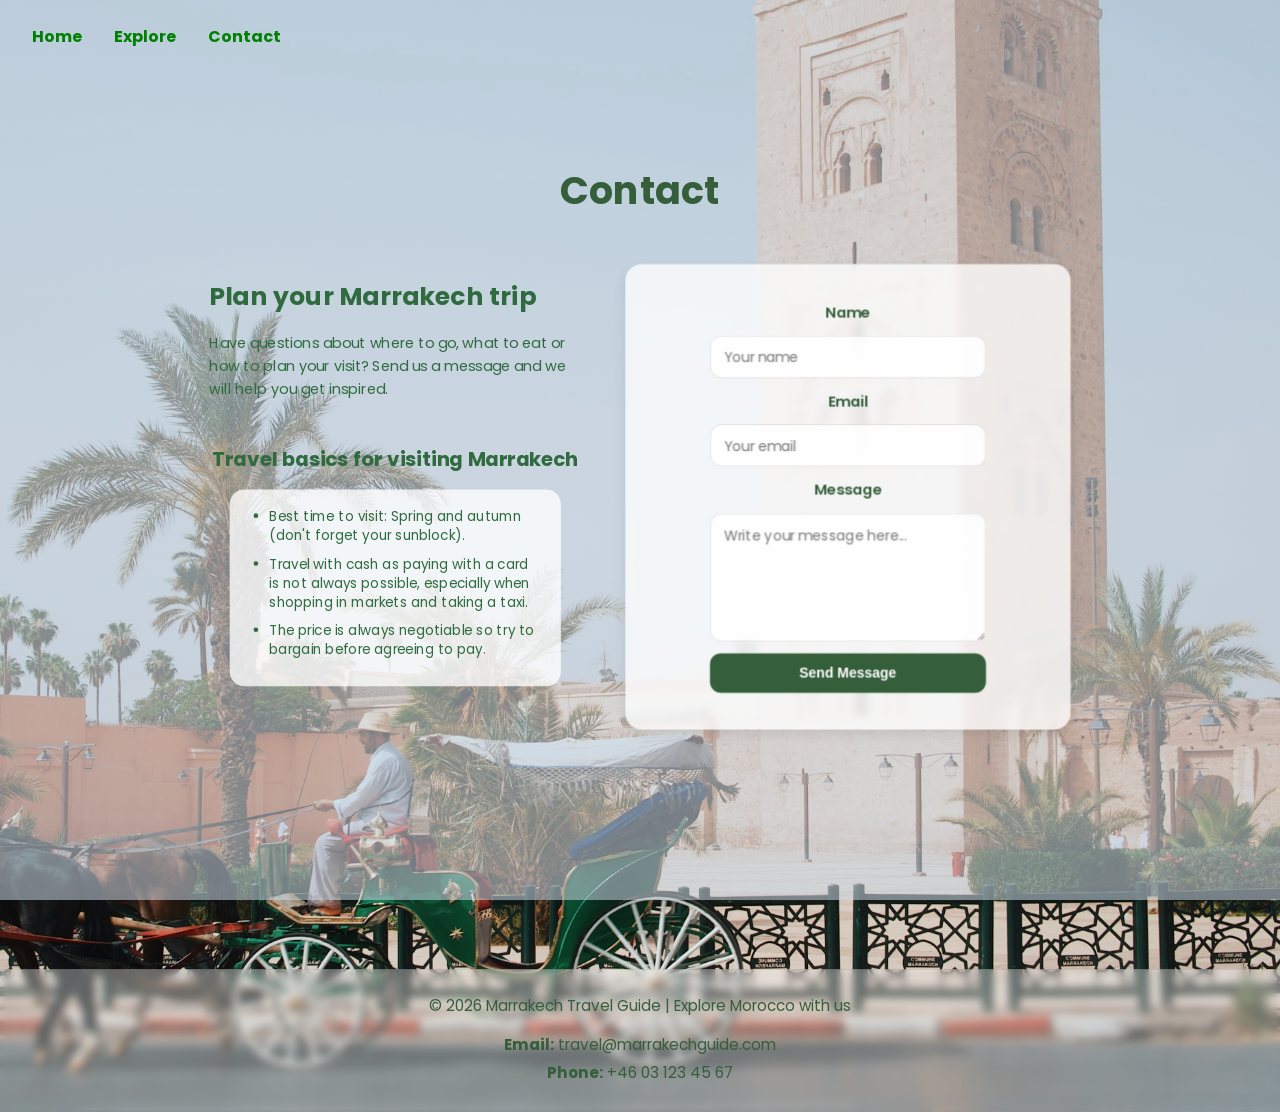
<file: contact.html>
<!doctype html>
<html lang="en">
  <head>
    <meta charset="UTF-8" />
    <meta name="viewport" content="width=device-width, initial-scale=1.0" />
    <title>Marrakech travel guide</title>

    <link rel="preconnect" href="https://fonts.googleapis.com" />
    <link rel="preconnect" href="https://fonts.gstatic.com" crossorigin />
    <link
      href="https://fonts.googleapis.com/css2?family=Poppins:wght@300;400;500;600;700&display=swap"
      rel="stylesheet"
    />

    <link rel="stylesheet" href="assets/css/style.css" />
  </head>

  <body class="contact">
    <!-- Navigation -->
    <header class="site-header">
      <nav>
        <ul class="nav-list">
          <li><a href="index.html">Home</a></li>
          <li><a href="explore.html">Explore</a></li>
          <li><a href="contact.html">Contact</a></li>
        </ul>
      </nav>
    </header>

    <main class="page-content contact-page">
      <h1>Contact</h1>

      <section class="contact-section">
        <div class="contact-intro">
          <h2>Plan your Marrakech trip</h2>

          <p>
            Have questions about where to go, what to eat or how to plan your
            visit? Send us a message and we will help you get inspired.
          </p>

          <div class="travel-basics">
            <h2>Travel basics for visiting Marrakech</h2>

            <div class="info-box">
              <ul>
                <li>
                  Best time to visit: Spring and autumn (don't forget your
                  sunblock).
                </li>

                <li>
                  Travel with cash as paying with a card is not always possible,
                  especially when shopping in markets and taking a taxi.
                </li>

                <li>
                  The price is always negotiable so try to bargain before
                  agreeing to pay.
                </li>
              </ul>
            </div>
          </div>
        </div>

        <div class="contact-card">
          <form class="contact-form">
            <label for="name">Name</label>

            <input
              type="text"
              id="name"
              name="name"
              placeholder="Your name"
              required
            />

            <label for="email">Email</label>

            <input
              type="email"
              id="email"
              name="email"
              placeholder="Your email"
              required
            />

            <label for="message">Message</label>

            <textarea
              id="message"
              name="message"
              rows="5"
              placeholder="Write your message here..."
              required
            ></textarea>

            <button type="submit">Send Message</button>
          </form>

          <p class="success-message hidden">
            ✈️ Thank you for reaching out! We’ll get back to you soon.
          </p>
        </div>
      </section>
    </main>

    <footer class="site-footer">
      <p>© 2026 Marrakech Travel Guide | Explore Morocco with us</p>

      <div class="footer-contact">
        <p><strong>Email:</strong> travel@marrakechguide.com</p>
        <p><strong>Phone:</strong> +46 03 123 45 67</p>
      </div>
    </footer>

    <script>
      const form = document.querySelector(".contact-form");
      const successMessage = document.querySelector(".success-message");

      form.addEventListener("submit", function (event) {
        event.preventDefault();

        successMessage.classList.remove("hidden");

        form.reset();
      });
    </script>
  </body>
</html>
</file>
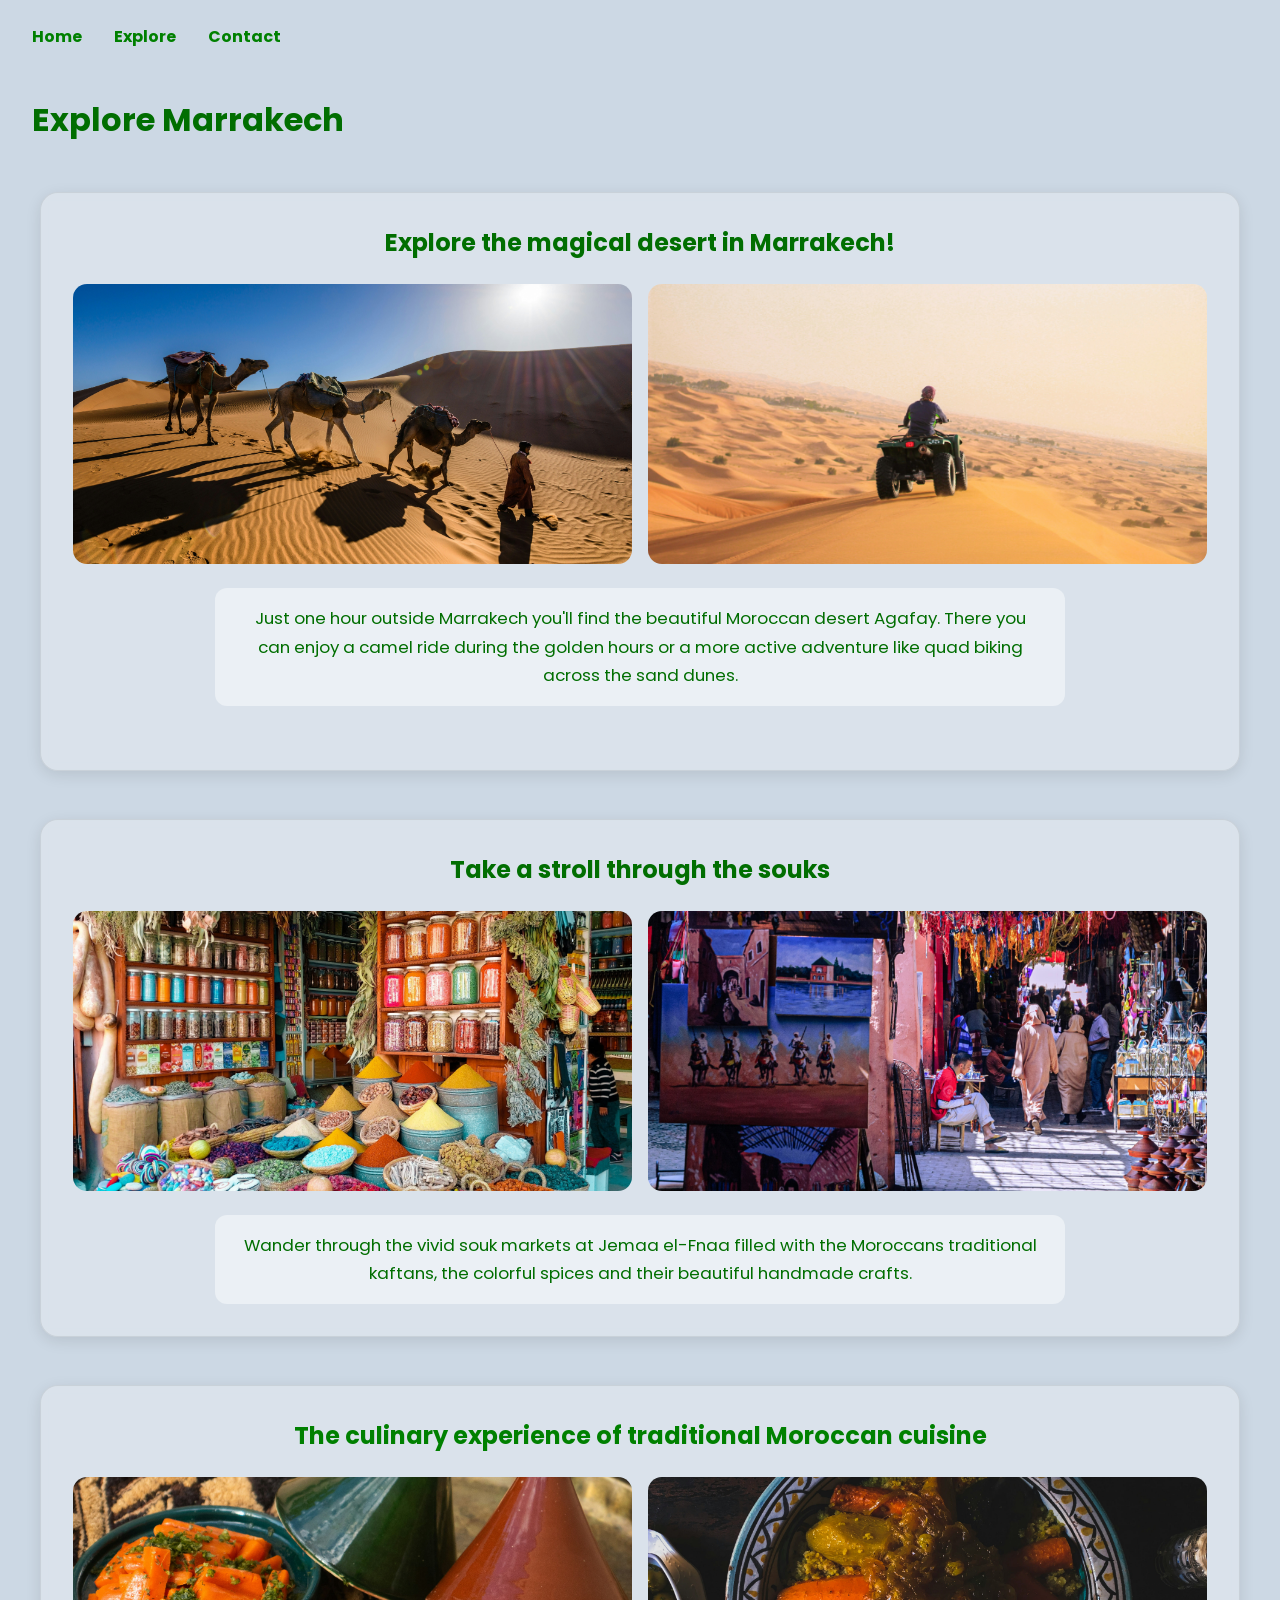
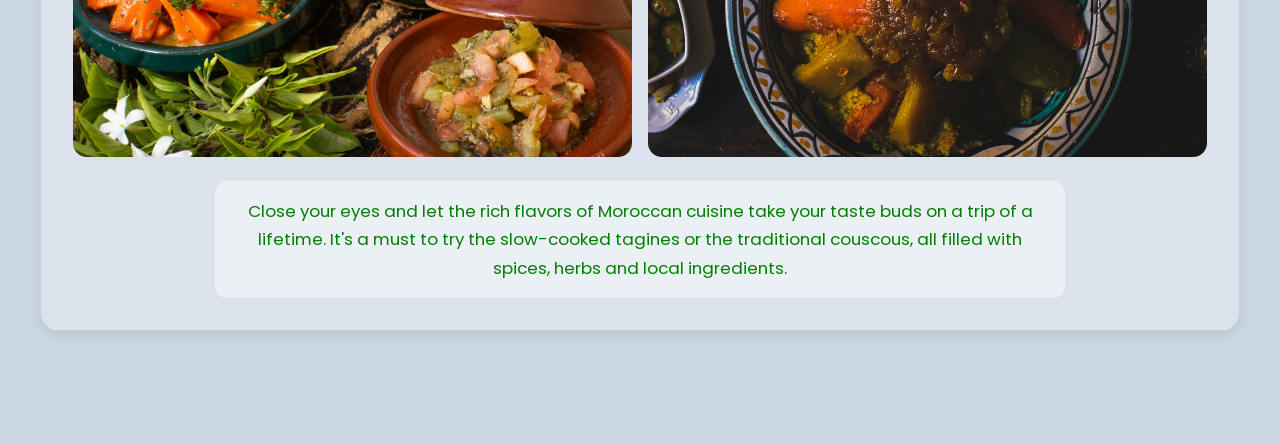
<file: explore.html>
<!doctype html>
<html lang="en">
  <head>
    <meta charset="UTF-8" />
    <meta name="viewport" content="width=device-width, initial-scale=1.0" />
    <title>Marrakech travel guide</title>

    <link rel="preconnect" href="https://fonts.googleapis.com" />
    <link rel="preconnect" href="https://fonts.gstatic.com" crossorigin />
    <link
      href="https://fonts.googleapis.com/css2?family=Poppins:wght@300;400;500;600;700&display=swap"
      rel="stylesheet"
    />

    <link rel="stylesheet" href="assets/css/style.css" />
  </head>

  <body class="explore">
    <!-- Navigation -->
    <header class="site-header">
      <nav>
        <ul class="nav-list">
          <li><a href="index.html">Home</a></li>
          <li><a href="explore.html">Explore</a></li>
          <li><a href="contact.html">Contact</a></li>
        </ul>
      </nav>
    </header>

    <!-- Main content -->
    <main class="page-content">
      <h1>Explore Marrakech</h1>

      <section class="travel-card desert-section">
        <h2>Explore the magical desert in Marrakech!</h2>

        <div class="desert-images">
          <img src="assets/images/camel.jpg" alt="Camel ride in the desert" />

          <img
            src="assets/images/quads-desert.jpg"
            alt="Quad biking in the desert"
          />
        </div>

        <p class="desert-text">
          Just one hour outside Marrakech you'll find the beautiful Moroccan
          desert Agafay. There you can enjoy a camel ride during the golden
          hours or a more active adventure like quad biking across the sand
          dunes.
        </p>
      </section>

      <section class="travel-card souk-section">
        <h2>Take a stroll through the souks</h2>

        <div class="souk-images">
          <img
            src="assets/images/souk-spices-unsplash.jpg"
            alt="Marrakech souk spices market"
          />

          <img src="assets/images/souk-market.jpg" alt="Souk market" />
        </div>

        <p>
          Wander through the vivid souk markets at Jemaa el-Fnaa filled with the
          Moroccans traditional kaftans, the colorful spices and their beautiful
          handmade crafts.
        </p>
      </section>

      <section class="travel-card cuisine-section">
        <h2>The culinary experience of traditional Moroccan cuisine</h2>

        <div class="cuisine-images">
          <img
            src="assets/images/tagine.jpg"
            alt="Traditional Moroccan tagine"
          />

          <img
            src="assets/images/couscous.jpg"
            alt="Traditional Moroccan couscous"
          />
        </div>

        <p>
          Close your eyes and let the rich flavors of Moroccan cuisine take your
          taste buds on a trip of a lifetime. It's a must to try the slow-cooked
          tagines or the traditional couscous, all filled with spices, herbs and
          local ingredients.
        </p>
      </section>
    </main>
  </body>
</html>
</file>
<file: assets/css/style.css>
/* Reset */
* {
  margin: 0;
  padding: 0;
  box-sizing: border-box;
}

/* Base */
body {
  font-family: "Poppins", sans-serif;
  background-color: #ccd8e4;
}

/* Navigation */
.site-header {
  position: absolute;
  top: 0;
  width: 100%;
  padding: 1.5rem 2rem;
  z-index: 10;
}

.nav-list {
  list-style: none;
  display: flex;
  gap: 2rem;
}

.nav-list a {
  text-decoration: none;
  color: green;
  font-weight: bold;
}

/* Hero */
.hero {
  min-height: 100vh;
  max-height: 700px;
  width: 100%;
  background-image: url("../images/marrakech.jpg");
  background-size: cover;
  background-position: center 58%;
  background-repeat: no-repeat;
  display: flex;
  align-items: center;
  position: relative;
  padding: 6rem 2rem;
}

.hero-content {
  position: absolute;
  top: 20%;
  left: 6%;
  max-width: 600px;
  color: rgb(1, 110, 1);
  background: rgba(255, 255, 255, 0.6);
  padding: 2rem;
  border-radius: 8px;
}

/* Page content */
.page-content {
  padding: 6rem 2rem 4rem;
  color: rgb(1, 110, 1);
}

/* Explore page */
body.explore h2 {
  text-align: center;
}

.desert-section,
.souk-section,
.cuisine-section {
  max-width: 1000px;
  margin: 0 auto 4rem;
  text-align: center;
}

.desert-section h2,
.souk-section h2,
.cuisine-section h2 {
  margin-bottom: 1rem;
}

.cuisine-section h2 {
  color: green;
}

.desert-section p,
.souk-section p {
  margin-bottom: 2rem;
}

.cuisine-section p {
  margin-top: 1.5rem;
  color: green;
  line-height: 1.6;
  font-size: 1rem;
}

.desert-images,
.souk-images,
.cuisine-images {
  display: flex;
  gap: 1rem;
  margin: 1.5rem 0;
}

.desert-images img,
.souk-images img,
.cuisine-images img {
  width: 100%;
  height: 280px;
  object-fit: cover;
  border-radius: 12px;
}

.travel-card {
  background-color: rgba(230, 236, 240, 0.55);
  backdrop-filter: blur(4px);
  padding: 2rem;
  margin: 3rem auto;
  border-radius: 18px;
  max-width: 1200px;
  box-shadow: 0 4px 15px rgba(0, 0, 0, 0.1);
  border: 1px solid rgba(0, 0, 0, 0.08);
  transition: all 0.3s ease;
}

.travel-card h2 {
  text-align: center;
  margin-bottom: 1.5rem;
}

.travel-card p {
  line-height: 1.7;
  font-size: 1.05rem;
  margin-top: 1rem;
}

.travel-card img {
  border-radius: 14px;
  transition:
    transform 0.3s ease,
    box-shadow 0.3s ease;
}

.travel-card img:hover {
  transform: scale(1.03);
  box-shadow: 0 8px 18px rgba(0, 0, 0, 0.18);
}

.desert-text,
.souk-section p,
.cuisine-section p {
  max-width: 850px;
  margin: 1.5rem auto 0;
  padding: 1rem 1.5rem;
  text-align: center;
  background-color: rgba(255, 255, 255, 0.45);
  border-radius: 12px;
}

/* Contact page */
body.contact {
  background-image:
    linear-gradient(rgba(204, 216, 228, 0.55), rgba(204, 216, 228, 0.55)),
    url("../images/marrakech.jpg");
  background-size: cover;
  background-position: center center;
  background-repeat: no-repeat;
  background-attachment: fixed;
}

.contact-page {
  min-height: 100vh;
  transform: scale(0.92);
  transform-origin: top center;
}

.contact-page h1 {
  text-align: center;
  margin-top: 5rem;
  margin-bottom: 1rem;
  font-size: 2.6rem;
  color: #355e3b;
}

.contact-section {
  max-width: 1000px;
  margin: 2rem auto;
  padding: 1rem 2rem;
  display: grid;
  grid-template-columns: 1fr 1.2fr;
  gap: 3rem;
  align-items: center;
  text-align: center;
}

.contact-intro {
  text-align: left;
}

.contact-intro h2 {
  font-size: 1.7rem;
  color: #2f6b3f;
  margin-bottom: 1rem;
}

.contact-intro p {
  line-height: 1.6;
  font-size: 0.98rem;
  max-width: 420px;
  color: #2f6b3f;
}

.travel-basics h2 {
  text-align: center;
  margin-top: 3rem;
  margin-bottom: 1rem;
  font-size: 1.35rem;
  color: #2f6b3f;
}

.info-box {
  max-width: 360px;
  margin: 0 auto 2rem;
  background: rgba(255, 255, 255, 0.78);
  padding: 1.2rem 1.5rem;
  border-radius: 16px;
  text-align: left;
}

.info-box ul {
  padding-left: 1.2rem;
}

.info-box li {
  margin-bottom: 0.6rem;
  color: #2f6b3f;
  font-size: 0.92rem;
}

.contact-card {
  background-color: rgba(255, 255, 255, 0.78);
  backdrop-filter: blur(4px);
  padding: 1rem;
  border-radius: 18px;
  box-shadow: 0 4px 15px rgba(0, 0, 0, 0.1);
}

.contact-form {
  max-width: 300px;
  margin: 1.5rem auto;
  display: flex;
  flex-direction: column;
  gap: 0.8rem;
}

.contact-form label {
  font-weight: 600;
  color: #355e3b;
}

.contact-form input,
.contact-form textarea {
  padding: 0.7rem 0.9rem;
  border: 1px solid rgba(0, 0, 0, 0.1);
  border-radius: 12px;
  font-family: "Poppins", sans-serif;
  font-size: 0.95rem;
  background-color: rgba(255, 255, 255, 0.6);
  backdrop-filter: blur(4px);
}

.contact-form input {
  height: 46px;
}

.contact-form textarea {
  min-height: 90px;
  resize: vertical;
}

.contact-form button {
  padding: 0.8rem;
  border: none;
  border-radius: 12px;
  background-color: #355e3b;
  color: white;
  font-size: 0.95rem;
  font-weight: 600;
  cursor: pointer;
  transition: all 0.3s ease;
}

.contact-form button:hover {
  background-color: #2b4b30;
  transform: translateY(-2px);
}

.success-message {
  margin-top: 1rem;
  font-size: 0.95rem;
  color: #2f6b3f;
  font-weight: 600;
  text-align: center;
}

.hidden {
  display: none;
}

/* Footer */
.site-footer {
  margin-top: 4rem;
  padding: 1.5rem;
  text-align: center;
  background-color: rgba(255, 255, 255, 0.35);
  backdrop-filter: blur(4px);
  border-top: 1px solid rgba(0, 0, 0, 0.08);
}

.site-footer p {
  font-size: 0.95rem;
  color: #355e3b;
}

.footer-contact {
  margin-top: 1rem;
}

.footer-contact p {
  margin: 0.3rem 0;
  font-size: 0.95rem;
}

/* Mobile */
@media (max-width: 800px) {
  .site-header {
    position: relative;
    padding: 1.5rem 1rem;
  }

  .nav-list {
    justify-content: center;
    gap: 1.5rem;
    flex-wrap: wrap;
  }

  .page-content {
    padding: 2rem 1rem;
  }

  .hero {
    min-height: 100vh;
    padding: 3rem 1rem;
  }

  .hero-content {
    position: static;
    max-width: 100%;
    margin: 3rem auto 0;
  }

  .desert-images,
  .souk-images,
  .cuisine-images {
    flex-direction: column;
  }

  .desert-images img,
  .souk-images img,
  .cuisine-images img {
    height: 240px;
  }

  .travel-card {
    padding: 1.5rem;
    margin: 2rem auto;
  }

  .travel-card h2 {
    font-size: 1.6rem;
  }

  .contact-page {
    transform: none;
    padding: 2rem 1rem;
  }

  .contact-page h1 {
    font-size: 2.3rem;
    margin-top: 1rem;
    margin-bottom: 2rem;
  }

  .contact-section {
    display: flex;
    flex-direction: column;
    gap: 2rem;
    max-width: 100%;
    width: 100%;
    margin: 0 auto;
    padding: 0;
  }

  .contact-intro {
    width: 100%;
    text-align: center;
  }

  .contact-intro h2 {
    font-size: 1.6rem;
  }

  .contact-intro p {
    max-width: 100%;
    font-size: 0.95rem;
  }

  .travel-basics h2 {
    margin-top: 2rem;
    font-size: 1.35rem;
  }

  .info-box {
    max-width: 100%;
    margin-bottom: 1.5rem;
  }

  .contact-card {
    width: 100%;
    padding: 1rem;
  }

  .contact-form {
    max-width: 100%;
  }

  body.contact {
    background-attachment: scroll;
  }

  .site-footer {
    margin-top: 2rem;
  }
}
</file>
